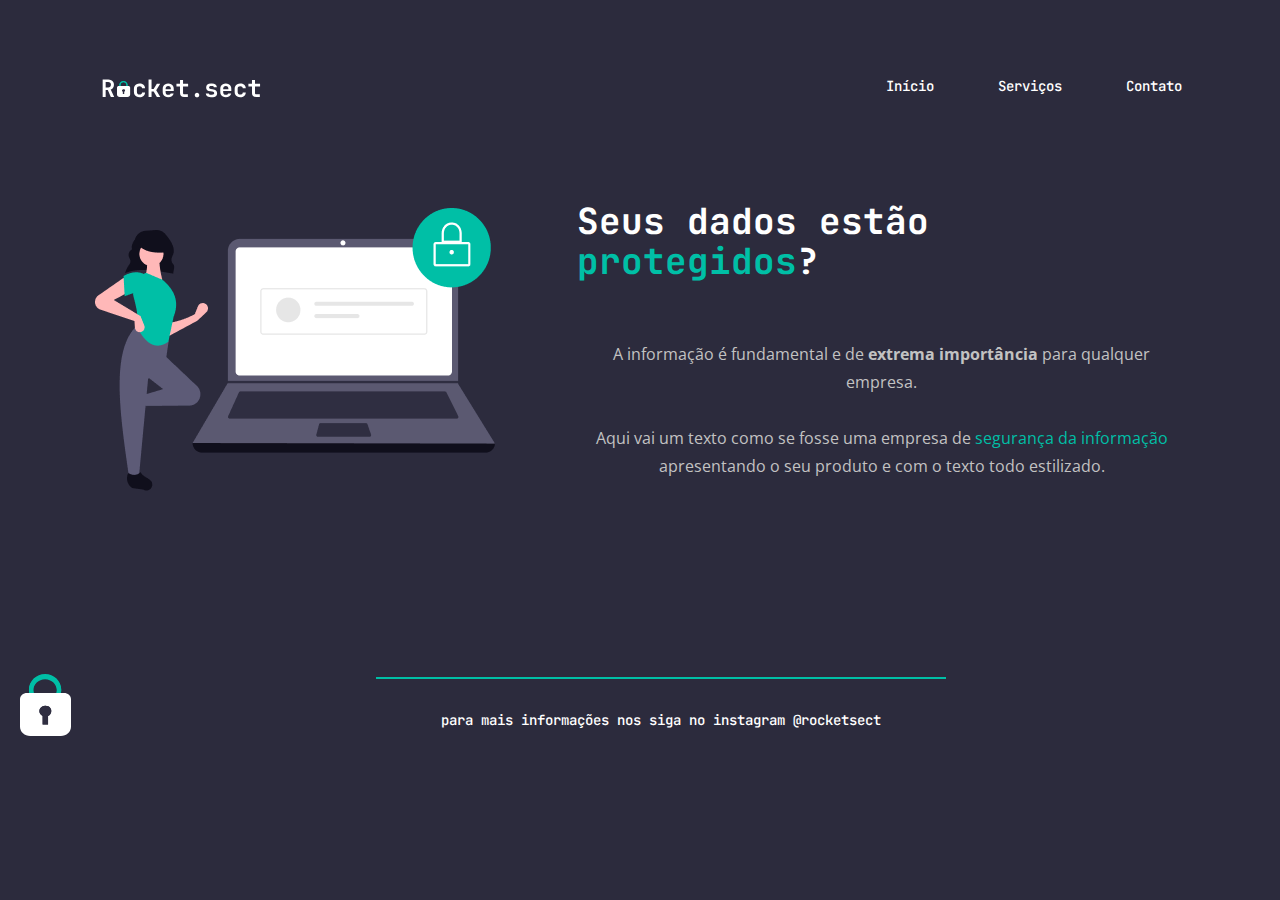
<file: Desafio01-LandingPage/index.html>
<!DOCTYPE html>
<html lang="en">

<head>
    <link rel="preconnect" href="https://fonts.googleapis.com">
    <link rel="preconnect" href="https://fonts.gstatic.com" crossorigin>
    <meta charset="UTF-8">
    <meta name="viewport" content="width=device-width, initial-scale=1.0">
    <title>Rocket.sect</title>

    <!-- CSS -->
    <link rel="stylesheet" href="./src/css/style.css">
    <!-- Fonts -->
    <link href="https://fonts.googleapis.com/css2?family=JetBrains+Mono:wght@400;700&family=Open+Sans&display=swap" rel="stylesheet">


</head>

<body>

    <nav>
        <img src="./src/images/logo.svg" alt="logomarca Rocket.sect">

        <ul>
            <li><a href="#">Início</a></li>
            <li><a href="#">Serviços</a></li>
            <li><a href="#">Contato</a></li>
        </ul>
    </nav>

    <main>
        <img src="./src/images/img1.png" alt="Pessoa ao lado de um computador com um síbolo de cadeado">

        <section>
            <h1>Seus dados estão <span>protegidos</span>?</h1>
            <p>A informação é fundamental e de <strong>extrema importância</strong> para qualquer <br> empresa. <br> <br>

                Aqui vai um texto como se fosse uma empresa de <span>segurança da informação</span> apresentando o seu produto e com o texto todo estilizado.</p> <br>
        </section>
    </main>
    
    <footer>
        <img id="lock"src="./src/images/padlock.svg" alt="Símbolo de um cadeado no canto inferior esquerdo da tela">

        <section>
            <div class="line"></div>
            <p> para mais informações nos siga no instagram <a href="https://www.instagram.com/rocketsect">@rocketsect</a></p>

        </section>
    </footer>
</body>

</html>
</file>
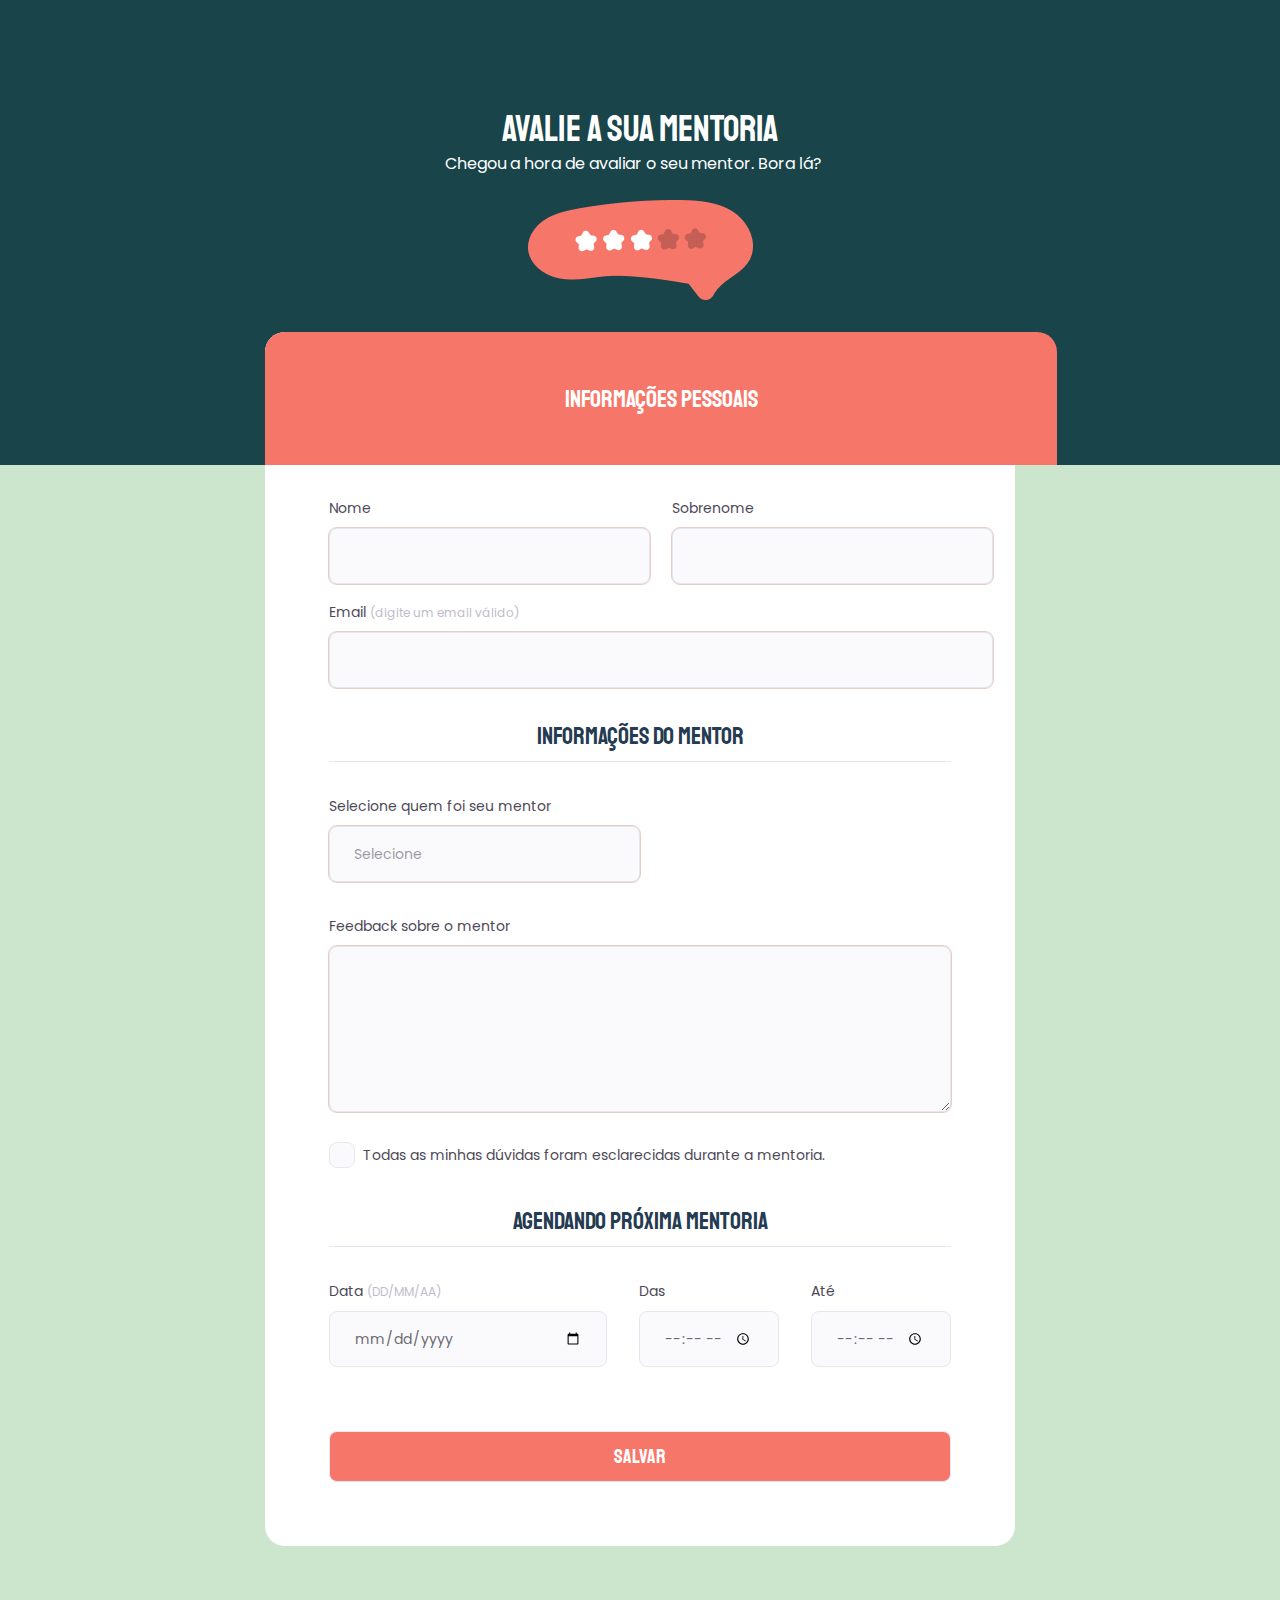
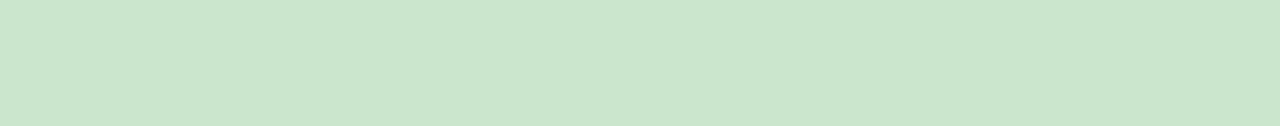
<file: Desafio02-Form/index.html>
<!DOCTYPE html>
<html lang="pr-br">
<head>

    <link rel="preconnect" href="https://fonts.googleapis.com">
    <link rel="preconnect" href="https://fonts.gstatic.com" crossorigin>

    <meta charset="UTF-8">
    <meta name="viewport" content="width=device-width, initial-scale=1.0">
    <title>Avalie sua mentoria</title>

    <link rel="stylesheet" href="./src/css/style.css">

    <link href="https://fonts.googleapis.com/css2?family=Poppins&family=Staatliches&display=swap" rel="stylesheet">


</head>

<body>
    <header>
        <h1>AVALIE A SUA MENTORIA</h1>
        <p>Chegou a hora de avaliar o seu mentor. Bora lá?</p>
        <img src="./src/images/img1.png" alt="">
    </header>
    <main>

        <form action="">

           <fieldset>
            <legend class="pink">INFORMAÇÕES PESSOAIS</legend>
            <div class="myInfo-wrapper">
                <div class="name-wrapper">
                    <div class="input-wrapper">
                        <label for="info-name">Nome</label>
                        <input type="text" id="info-name" required/>
                    </div>
                    <div class="input-wrapper">
                        <label for="info-lastname">Sobrenome</label>
                        <input type="text" id="info-lastname" required/>
                    </div>
                </div>
                <div class="email-wrapper">
                    <label for="info-email">Email <span>(digite um email válido)</span></label>
                    <input type="email" id="info-email" required/>
                </div>
            </div>
           </fieldset>

           <fieldset class="mentor-fieldset">
            <div class="">
                <legend>INFORMAÇÕES DO MENTOR</legend>
                <div class="input-wrapper">
                    <label for="mentor-name">Selecione quem foi seu mentor</label>
                    <select  id="mentor-name" required>
                        <option value=""  selected disabled hidden>Selecione</option>
                        <option value="einstein">Albert Einstein</option>
                        <option value="newton">Isaac Newton</option> 
                        <option value="darwin">Charles Darwin</option>
                        <option value="galilei">Galileo Galilei</option>
                    </select>
                </div>
                <div class="input-wrapper">
                    <label for="mentor-feedback">Feedback sobre o mentor</label>
                    <textarea name="" id="mentor-feedback" required></textarea>
                </div>
                <div class="checkbox-wrapper">
                    <input type="checkbox"/>
                    <label for="mentor-allclear">Todas as minhas dúvidas foram esclarecidas durante a mentoria.</label>
                </div>
            </div>
           </fieldset>

           <fieldset class="schedule-fieldset">
                <div>
                    <legend>Agendando próxima mentoria</legend>
                    <div class="schedule-wrapper">
                        <div class="date">
                            <label for="schedule-date">Data <span>(DD/MM/AA)</span></label>
                            <input id="schedule-date" type="date"/>
                        </div>
                        <div class="time">
                            <label for="schedule-begin">Das</label>
                            <input id="schedule-begin" type="time"/>
                        </div>
                        <div class="time">
                            <label for="schedule-end">Até</label>
                            <input id="schedule-end" type="time"/>
                        </div>
                    </div>
                </div>

           </fieldset>
           
           <div class="sendbutton">
            <input type="submit" value="SALVAR">
           </div>
           
        </form>

    </main>
    
</body>

</html>
</file>
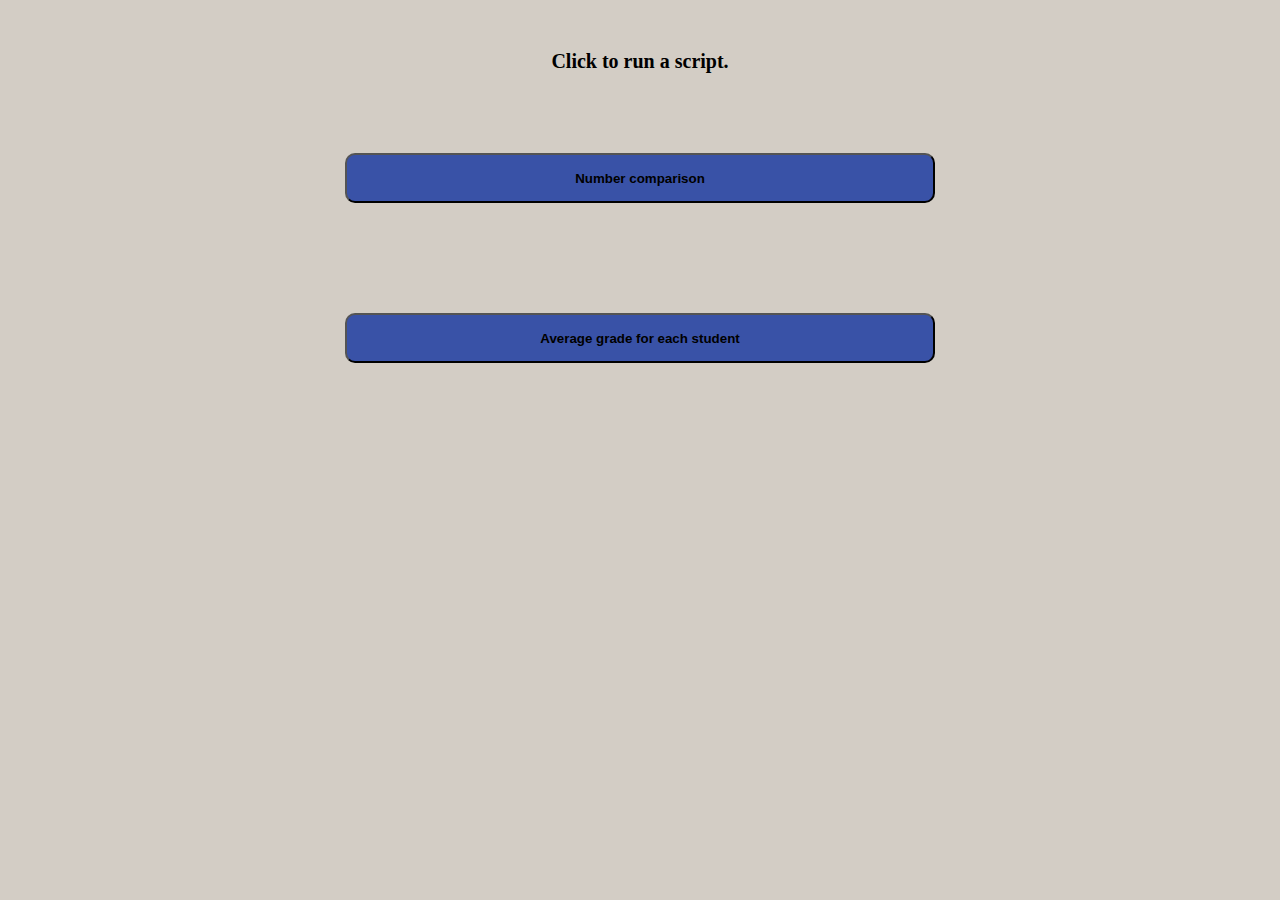
<file: Desafio04-JSCalculators/index.html>
<!DOCTYPE html>
<html lang="pt-br">

<head>

    <meta charset="UTF-8">
    <meta name="viewport" content="width=device-width, initial-scale=1.0">

    <title>Desafios JS</title>

    <link rel="stylesheet" href="./src/css/style.css">

</head>

<body>
    <h1> Click to run a script.</h1>
    <button id="desafio01">Number comparison</button>
    <button id="desafio02">Average grade for each student</button>


    <script src="./src/js/index.js"></script>
</body>

</html>
</file>
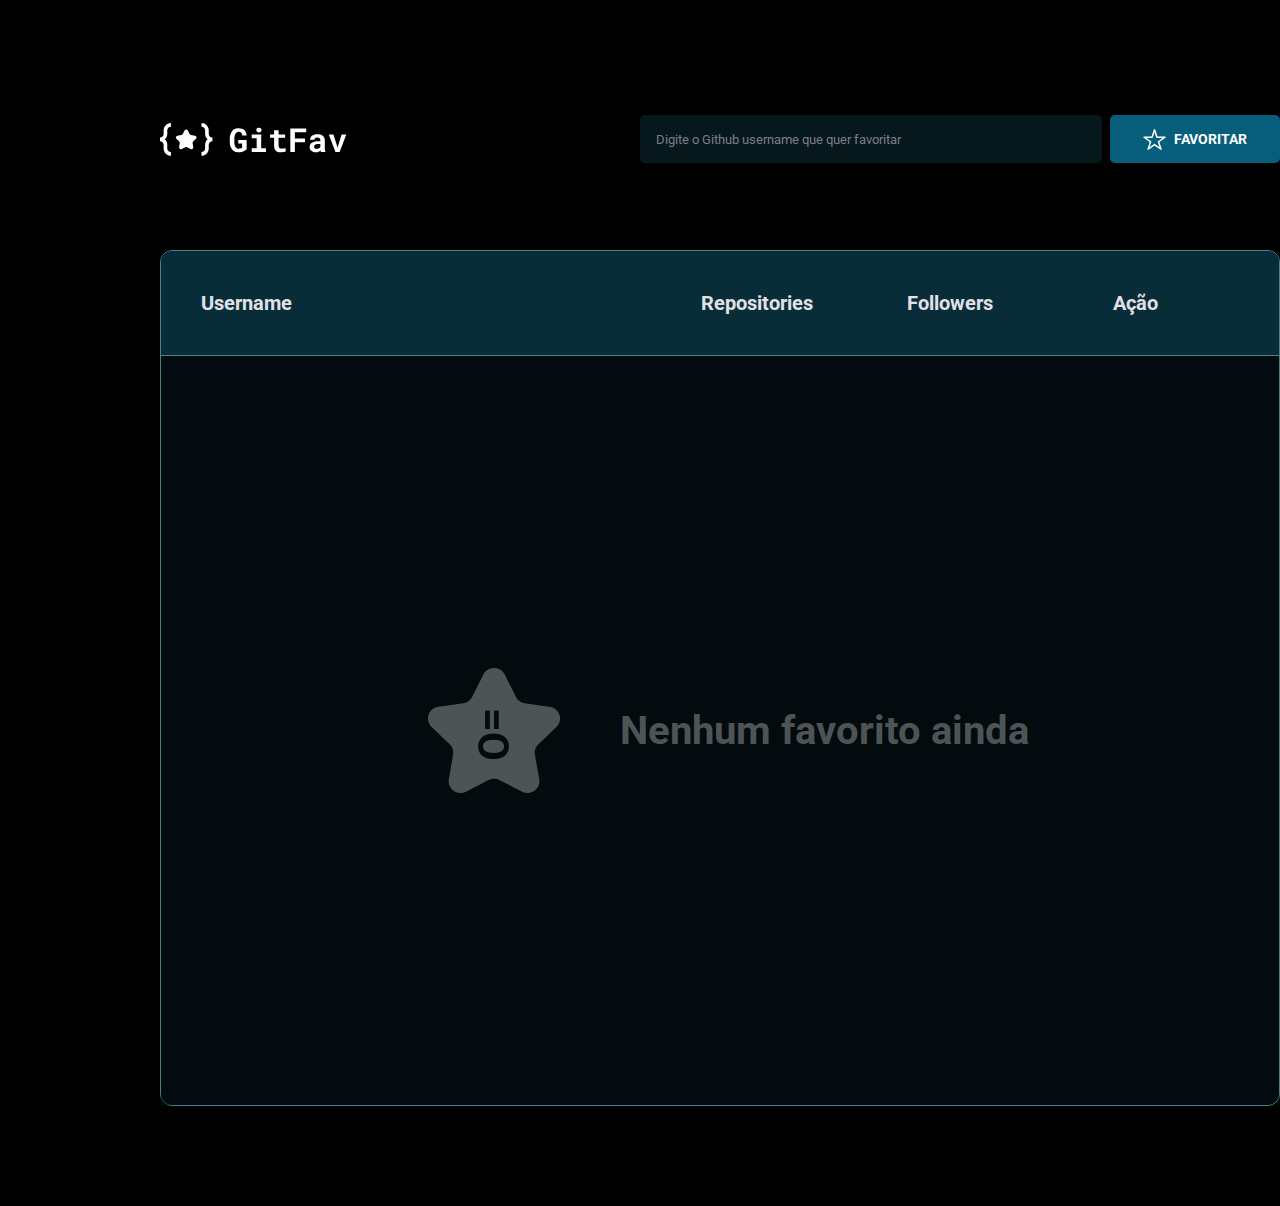
<file: Desafio07-GitFav/index.html>
<!DOCTYPE html>
<html lang="pt-br">

<head>

    <meta charset="UTF-8">
    <meta name="viewport" content="width=device-width, initial-scale=1.0">

    <link rel="preconnect" href="https://fonts.googleapis.com">
    <link rel="preconnect" href="https://fonts.gstatic.com" crossorigin>

    <title>GitFav</title>


    <link rel="stylesheet" href="./src/css/style.css">
    
    <link href="https://fonts.googleapis.com/css2?family=Roboto:wght@300;400;700&display=swap" rel="stylesheet">

    <script src="./src/js/main.js" type="module" defer></script>

</head>

<body>
    
    <div id="app">
        <header>

             <svg width="187" height="33" viewBox="0 0 187 33" fill="none" xmlns="http://www.w3.org/2000/svg">
                    <path fill-rule="evenodd" clip-rule="evenodd" d="M33.1649 18.6033C32.7221 19.031 32.5209 19.6472 32.6246 20.2516L33.2935 24.1189C33.5019 25.3228 32.5375 26.3005 31.4436 26.3005C31.1553 26.3005 30.8577 26.2323 30.5694 26.0822L27.0697 24.2562C26.7959 24.114 26.4963 24.0429 26.1956 24.0429C25.8959 24.0429 25.5962 24.114 25.3224 24.2562L21.8227 26.0822C21.5345 26.2323 21.2369 26.3005 20.9486 26.3005C19.8546 26.3005 18.8902 25.3228 19.0987 24.1189L19.7675 20.2516C19.8712 19.6472 19.67 19.031 19.2273 18.6033L16.3953 15.8648C15.2817 14.7874 15.8966 12.91 17.4354 12.6878L21.3489 12.1239C21.9607 12.036 22.4895 11.6548 22.7622 11.1047L24.5126 7.58701C24.8568 6.89472 25.5267 6.54908 26.1956 6.54908C26.8654 6.54908 27.5353 6.89472 27.8796 7.58701L29.6299 11.1047C29.9026 11.6548 30.4315 12.036 31.0433 12.1239L34.9567 12.6878C36.4956 12.91 37.1105 14.7874 35.9968 15.8648L33.1649 18.6033Z" fill="white"/>
                    <path d="M48.7556 10.9129V7.27818C48.7556 3.26088 45.4975 0 41.4791 0V3.64018C43.4869 3.64018 45.1176 5.2698 45.1176 7.27818V10.9129C45.1176 13.0992 46.1016 15.0383 47.6281 16.3726C46.1016 17.7065 45.1176 19.6428 45.1176 21.8302V25.4682C45.1176 27.4776 43.4869 29.1067 41.4774 29.1067V32.7453C45.4937 32.7453 48.7556 29.4888 48.7556 25.4682V21.8302C48.7556 19.8207 50.3863 18.1916 52.3942 18.1916V14.5515C50.3831 14.5515 48.7556 12.9218 48.7556 10.9129Z" fill="white"/>
                    <path d="M7.27873 10.9151V7.27655C7.27873 5.26708 8.90944 3.638 10.9189 3.638V0C6.90052 0 3.64018 3.25652 3.64018 7.27655L3.63855 10.9151C3.63855 12.9246 2.00947 14.5531 0 14.5531V18.1916L0.00163741 18.1933C2.01111 18.1933 3.64018 19.8223 3.64018 21.8318V25.4665C3.64018 29.4833 6.8967 32.7453 10.9167 32.7453V29.1051C8.90726 29.1051 7.27873 27.476 7.27873 25.4665V21.8318C7.27873 19.645 6.29419 17.7065 4.76826 16.3726C6.29419 15.0383 7.27873 13.1008 7.27873 10.9151Z" fill="white"/>
                    <path d="M86.6573 26.2573L86.6411 16.9967H78.2356V20.3847H82.1238L82.1076 24.644C81.9893 24.7838 81.8118 24.9182 81.5752 25.0473C81.3493 25.1656 81.0858 25.2732 80.7847 25.37C80.4835 25.4668 80.1608 25.5421 79.8167 25.5958C79.4725 25.6496 79.1229 25.6765 78.768 25.6765C78.1872 25.6657 77.6655 25.5743 77.203 25.4022C76.7513 25.2194 76.3533 24.9559 76.0092 24.6117C75.8048 24.4073 75.6166 24.1761 75.4445 23.918C75.2832 23.6491 75.138 23.3587 75.0089 23.0467C74.8045 22.509 74.6432 21.8905 74.5249 21.1914C74.4173 20.4923 74.3636 19.7179 74.3636 18.8682V15.6415C74.3636 14.9639 74.4012 14.3347 74.4765 13.7539C74.5625 13.1731 74.6808 12.646 74.8314 12.1728C75.025 11.5597 75.267 11.0273 75.5574 10.5756C75.8586 10.1238 76.192 9.75814 76.5577 9.47849C76.8374 9.27413 77.1385 9.11817 77.4612 9.01062C77.7839 8.90306 78.1173 8.84928 78.4615 8.84928C79.096 8.84928 79.6392 8.93533 80.0909 9.10742C80.5534 9.26875 80.9353 9.51613 81.2364 9.84956C81.5053 10.1507 81.715 10.5218 81.8656 10.9628C82.027 11.4038 82.1453 11.9093 82.2206 12.4793H86.6411C86.5228 11.35 86.2701 10.3336 85.8829 9.43009C85.5064 8.52661 84.9794 7.75759 84.3018 7.123C83.6242 6.49917 82.7906 6.02055 81.8011 5.68712C80.8223 5.3537 79.6715 5.18698 78.3485 5.18698C77.4881 5.18698 76.6706 5.3053 75.8962 5.54192C75.1218 5.77854 74.4066 6.1281 73.7505 6.5906C73.1912 6.99931 72.6749 7.48332 72.2017 8.04261C71.7392 8.6019 71.3305 9.23111 70.9755 9.93023C70.5991 10.7154 70.3087 11.592 70.1043 12.56C69.9 13.5172 69.7978 14.5552 69.7978 15.6737V18.8682C69.7978 20.0405 69.9 21.1269 70.1043 22.1271C70.3194 23.1274 70.6313 24.0255 71.0401 24.8214C71.395 25.5421 71.8252 26.182 72.3307 26.7413C72.847 27.3006 73.4171 27.7739 74.0409 28.1611C74.6755 28.5375 75.3692 28.8225 76.1221 29.0161C76.8857 29.2205 77.6978 29.3227 78.5583 29.3227C79.5478 29.3227 80.4728 29.2312 81.3332 29.0484C82.1937 28.8656 82.9734 28.6236 83.6726 28.3224C84.3609 28.032 84.9579 27.7039 85.4634 27.3383C85.9689 26.9726 86.3669 26.6122 86.6573 26.2573Z" fill="white"/>
                    <path d="M91.707 11.5436V15.2059H96.6762V25.3538H91.707V29H105.937V25.3538H101.21V11.5436H91.707ZM96.3535 7.0746C96.3535 7.41878 96.4126 7.74145 96.531 8.04261C96.66 8.33301 96.8375 8.58039 97.0634 8.78475C97.2892 8.99986 97.5581 9.16658 97.87 9.28489C98.1927 9.4032 98.5476 9.46236 98.9348 9.46236C99.7308 9.46236 100.36 9.24187 100.822 8.80088C101.296 8.34915 101.532 7.77372 101.532 7.0746C101.532 6.37548 101.296 5.80543 100.822 5.36445C100.36 4.91271 99.7308 4.68685 98.9348 4.68685C98.5476 4.68685 98.1927 4.746 97.87 4.86431C97.5581 4.98263 97.2892 5.14396 97.0634 5.34832C96.8375 5.56343 96.66 5.82157 96.531 6.12273C96.4126 6.41313 96.3535 6.73042 96.3535 7.0746Z" fill="white"/>
                    <path d="M118.585 7.2682H114.1V11.5436H110.115V14.8509H114.1V22.7886C114.1 23.9395 114.251 24.929 114.552 25.7572C114.853 26.5746 115.283 27.2468 115.843 27.7739C116.391 28.3116 117.053 28.7096 117.827 28.9677C118.612 29.2151 119.484 29.3388 120.441 29.3388C120.936 29.3388 121.436 29.3119 121.941 29.2581C122.457 29.2151 122.952 29.1506 123.425 29.0645C123.899 28.9785 124.345 28.8709 124.765 28.7419C125.184 28.602 125.55 28.4407 125.862 28.2579L125.426 25.1764C125.222 25.2301 124.974 25.2839 124.684 25.3377C124.404 25.3915 124.103 25.4399 123.78 25.4829C123.447 25.5367 123.097 25.5797 122.732 25.612C122.377 25.6442 122.027 25.6604 121.683 25.6604C121.21 25.6604 120.78 25.6066 120.392 25.499C120.016 25.3915 119.693 25.2086 119.424 24.9505C119.155 24.7031 118.946 24.3697 118.795 23.9502C118.655 23.52 118.585 22.9876 118.585 22.353V14.8509H125.103V11.5436H118.585V7.2682Z" fill="white"/>
                    <path d="M144.948 19.2715V15.5931H134.88V9.20422H146.206V5.50965H130.331V29H134.88V19.2715H144.948Z" fill="white"/>
                    <path d="M160.952 29H165.502V28.7257C165.276 28.2847 165.104 27.7577 164.985 27.1446C164.867 26.5316 164.808 25.7572 164.808 24.8214V17.3355C164.808 16.3245 164.62 15.4371 164.243 14.6735C163.867 13.8991 163.345 13.2591 162.678 12.7536C162.011 12.2481 161.221 11.8662 160.307 11.6081C159.403 11.35 158.424 11.2209 157.37 11.2209C156.198 11.2209 155.155 11.3715 154.24 11.6726C153.337 11.963 152.573 12.361 151.949 12.8665C151.315 13.372 150.831 13.9582 150.497 14.6251C150.175 15.2919 150.013 15.9964 150.013 16.7386H154.499C154.499 16.4266 154.542 16.1416 154.628 15.8835C154.724 15.6253 154.87 15.4049 155.063 15.222C155.278 15.0177 155.558 14.8617 155.902 14.7541C156.246 14.6358 156.655 14.5767 157.128 14.5767C157.666 14.5767 158.134 14.6466 158.532 14.7864C158.941 14.9155 159.279 15.1037 159.548 15.3511C159.806 15.5877 160 15.8727 160.129 16.2062C160.258 16.5288 160.323 16.8945 160.323 17.3032V18.3358H157.822C156.531 18.3358 155.386 18.4541 154.386 18.6907C153.396 18.9166 152.563 19.25 151.885 19.691C151.132 20.175 150.567 20.7934 150.191 21.5463C149.814 22.2885 149.626 23.1435 149.626 24.1116C149.626 24.8645 149.777 25.5636 150.078 26.2089C150.379 26.8435 150.799 27.392 151.336 27.8545C151.874 28.317 152.514 28.6773 153.256 28.9355C154.009 29.1936 154.832 29.3227 155.725 29.3227C156.273 29.3227 156.784 29.2689 157.257 29.1613C157.731 29.0645 158.166 28.9247 158.564 28.7419C158.951 28.5698 159.306 28.3654 159.629 28.1288C159.952 27.8922 160.237 27.6394 160.484 27.3705C160.538 27.6824 160.602 27.9782 160.678 28.2579C160.753 28.5375 160.844 28.7849 160.952 29ZM156.677 25.854C156.257 25.854 155.886 25.8056 155.563 25.7088C155.251 25.6012 154.988 25.4614 154.773 25.2893C154.558 25.1065 154.391 24.886 154.273 24.6278C154.165 24.3589 154.111 24.0685 154.111 23.7566C154.111 23.3587 154.187 22.993 154.337 22.6595C154.488 22.3154 154.719 22.0196 155.031 21.7722C155.343 21.5356 155.746 21.3527 156.241 21.2237C156.736 21.0838 157.333 21.0139 158.032 21.0139H160.323V24.0148C160.194 24.2406 160.016 24.4665 159.79 24.6924C159.564 24.9075 159.296 25.1011 158.984 25.2732C158.672 25.4453 158.322 25.5851 157.935 25.6926C157.548 25.8002 157.128 25.854 156.677 25.854Z" fill="white"/>
                    <path d="M175.44 29H179.651L186.282 11.5436H181.603L177.779 23.8534L177.537 25.0796L177.295 23.8534L173.455 11.5436H168.777L175.44 29Z" fill="white"/>
             </svg>
          
            <div class="search">
                <label for="searchInput" class="sr-only" >Digite o Github username que quer favoritar</label>
                <input id="searchInput" type="text" placeholder="Digite o Github username que quer favoritar">
                <button>  
                    <svg width="23" height="21" viewBox="0 0 23 21" fill="none" xmlns="http://www.w3.org/2000/svg">
                        <path fill-rule="evenodd" clip-rule="evenodd" d="M11.5315 0C11.8564 0 12.1444 0.209195 12.2448 0.518185L14.5139 7.5H22.0315C22.3602 7.5 22.6506 7.71402 22.7479 8.02798C22.8452 8.34193 22.7268 8.68266 22.4557 8.86855L16.3611 13.0477L18.7109 20.0102C18.8153 20.3193 18.7077 20.6605 18.4449 20.854C18.1822 21.0474 17.8244 21.0488 17.5602 20.8573L11.5315 16.4887L5.50288 20.8573C5.23865 21.0488 4.88093 21.0474 4.61815 20.854C4.35537 20.6605 4.24783 20.3193 4.35218 20.0102L6.70201 13.0477L0.607404 8.86855C0.336325 8.68266 0.217864 8.34193 0.315167 8.02798C0.41247 7.71402 0.702861 7.5 1.03155 7.5H8.54918L10.8183 0.518185C10.9187 0.209195 11.2066 0 11.5315 0ZM11.5315 3.17651L9.80732 8.48181C9.7069 8.7908 9.41895 9 9.09405 9H3.45149L8.0182 12.1315C8.29499 12.3213 8.41199 12.6718 8.30467 12.9898L6.52442 18.2646L11.0915 14.9552C11.354 14.7649 11.7091 14.7649 11.9716 14.9552L16.5387 18.2646L14.7584 12.9898C14.6511 12.6718 14.7681 12.3213 15.0449 12.1315L19.6116 9H13.969C13.6441 9 13.3562 8.7908 13.2558 8.48181L11.5315 3.17651Z" fill="white"/>
                    </svg>  
                    <p>
                        FAVORITAR
                    </p>
            </button>
            </div>
        </header>


        
      <main >
        <table>
            <thead>
                <th>Username</th>
                <th>Repositories</th>
                <th>Followers</th>
                <th>Ação</th>
            </thead> 

            <tbody>
                
               <!-- Built with JS -->

            </tbody>
         
        </table>
      </main>
    
    </div>
      
</body>

</html>
</file>
<file: Desafio01-LandingPage/src/css/style.css>
*{
    margin:0;
    padding:0;
}

body{
    background-color:#2C2B3D;
    display:flex;
    flex-direction:column;
    align-items:center;
}

span{
    color: #00BFA6;
}

nav{
    display:flex;
    justify-content: space-between;
    align-items:center;
    width: 1083px;
    height: 30px;
    margin:71px auto 101px;
}
nav ul{
    display:flex;
    justify-content: space-between;
    align-items:center;
    gap:64px;
    
}
nav ul li{
    display:flex;
    justify-content: space-between;
    align-items:center;
}
nav ul li a{
    text-decoration: none;
    font-family: 'JetBrains Mono';
    font-style: normal;
    font-weight: 500;
    font-size: 14px;
    line-height: 28px;
    color: #FFFFFF;
}
nav ul li a:hover{
    font-weight:bold;
    cursor: pointer;
}

main{
    width: 1092px;
    height: 283px;
    margin: 0 auto;
    padding:6px;
    gap:82px;
    display:flex;
    align-items:center;
    
}
main section{
    display:flex;
    flex-direction: column;
    align-items:center;
    width:614px;

}
main section h1{
    font-family: 'JetBrains Mono';
    font-style: normal;
    font-weight: 700;
    font-size: 36px;
    line-height: 40px;
    color:white;
    margin: 0 auto 59px;
}
main section p{
  
    text-align: center;
    color:#C2C2C2;
    font-family: 'Open Sans';
    font-style: normal;
    font-weight: 400;
    font-size: 16px;
    line-height: 28px;
    width:604px;
}

footer {
    display: flex;
    gap: 285px;
    justify-content: flex-start;
    align-items:center;
    margin-top:157px;
    width:100vw;
}
    
footer section{
    display: flex;
    flex-direction: column;
    align-items: center;
    color:#FFFFFF;
    font-family: 'JetBrains Mono';
    font-style: normal;
    font-weight: 500;
    font-size: 14px;
    line-height: 28px;
}
.line {
    width: 568px;
    border: 1px solid #00BFA6;
    margin-bottom:27px;
}
footer a{
    text-decoration: none;
    font-family: 'JetBrains Mono';
    font-style: normal;
    font-weight: 500;
    font-size: 14px;
    line-height: 28px;
    color: #FFFFFF;
}
footer a:hover{
    font-weight:bold;
    cursor: pointer;
}
#lock{
   margin:20px;
}
</file>
<file: Desafio02-Form/src/css/style.css>
*{
    margin: 0;
    padding: 0;
    box-sizing: border-box;
}

body{
    background: #cbe6cd;
    display:flex;
    flex-direction: column;
    align-items: center;

    font-family: 'Poppins';
    font-style: normal;
    font-weight: 400;
    font-size: 14px;
    line-height: 24px;

    color: #4E4958;
    padding-bottom:180px;
}
body::before{
    content: "";
    width: 100%;
    background-color:#18444A;
    height:465px;
    position:absolute;
    left: 0;
    top: 0;
    z-index: -1;
}

header{
    height: 332px;
    display:flex;
    flex-direction: column;
    align-items: center;
    justify-items: center;
    margin:0 auto;
    padding-top: 107px;;

}

header h1{
    font-family: 'Staatliches';
    font-style: normal;
    font-weight: 400;
    font-size: 36px;
    line-height: 45px;
    color: #ffffff;
}
header p{
    font-family: 'Poppins';
    font-style: normal;
    font-weight: 400;
    font-size: 16px;
    line-height: 24px;
    height: 46px;
    width: 391px;
    margin-bottom: 2px;
    color: #FFFFFF;

}

form{
    width: 750px;
    min-height: 300px;
    background-color:white;
    border-radius: 20px 20px 20px 20px;
    
}
form .pink{
    height: 133px;
    width:100%;

    background-color: #f67669;
    overflow-block : hidden;
    border-radius: 20px 20px 0 0;

    display:flex;
    align-items: center;
    justify-content: center;

    font-family: 'Staatliches';
    font-style: normal;
    font-weight: 400;
    font-size: 24px;
    line-height: 34px;
    color: #FFFFFF;
    margin-bottom: 0;
    border: 0px;
    padding: 0;

}

fieldset{
    border: none;
}

.name-wrapper{
    display:flex;
    gap:22px;
    padding: 31px 64px 0;
    padding-bottom:16px;
}
.input-wrapper{
    display:flex;
    flex-direction:column;
    width:100%;
    gap:8px;
}
input{
    background: #FAFAFC;
    border: 1px solid #E6E6F0;
    border-radius: 8px;
    height:56px;

    font-family: 'Poppins';
    font-style: normal;
    font-weight: 400;
    font-size: 14px;
    line-height: 24px;

    padding:0 24px;
    color: #6c6a71;

}

.email-wrapper{
    gap:8px;
    display:flex;
    flex-direction:column;
    width:100%;
    padding:0 64px 31px;
}

span{
    color: #C1BCCC;
    font-size: 12px;
    line-height: 20px;
}
span:hover{
    color: #6d6b74;
}

select{
    font-family: 'Poppins';
    font-style: normal;
    font-weight: 400;
    font-size: 14px;
    line-height: 24px;

    background: #FAFAFC;
    border: 1px solid #E6E6F0;
    border-radius: 8px;
    height:56px;

    appearance: none;
    padding:0 24px;
    width: 50%;

    margin-bottom: 32px;
}

.mentor-fieldset,.schedule-fieldset {
    padding:0 64px;
    margin:0 auto;
    display:flex;
    flex-direction: column;
    justify-content: center;
    align-items: left;

}
legend{
    font-family: 'Staatliches';
    font-style: normal;
    font-weight: 400;
    font-size: 24px;
    line-height: 34px;
    color: #253B51;

    display:flex;
    justify-content: center;
    align-items: center;
    border-bottom: 1px solid #E6E6F0;
    padding-bottom: 8px;
    margin:0 auto 32px;
}

textarea{
    background: #FAFAFC;
    border: 1px solid #E6E6F0;
    border-radius: 8px;
    height:56px;

    font-family: 'Poppins';
    font-style: normal;
    font-weight: 400;
    font-size: 14px;
    line-height: 24px;

    padding:14px 24px;
    color: #6c6a71;
    
    min-height:166px;
    margin-bottom: 30px;
}

.checkbox-wrapper{
    position: relative;
    margin-bottom:36px;
}
.checkbox-wrapper label::before{
    content:"";
    width:24px; 
    height:24px;
    background: #FAFAFC;
    border: 1px solid #E6E6F0;
    border-radius: 8px;
    display:block;
}
.checkbox-wrapper label{
    display:flex;
    align-items:center;
    gap: 8px;
}
.checkbox-wrapper input{
    position:absolute;
    width:24px;
    height:24px;
    opacity:0;
}
.checkbox-wrapper input:checked +label::before{
    background-image: url("data:image/svg+xml,%3Csvg width='18' height='14' viewBox='0 0 18 14' fill='none' xmlns='http://www.w3.org/2000/svg'%3E%3Cpath d='M6 11.17L1.83 7L0.410004 8.41L6 14L18 2L16.59 0.589996L6 11.17Z' fill='%2342D3FF'/%3E%3C/svg%3E%0A");
    background-repeat: no-repeat;
    background-position:center;


}
.checkbox-wrapper input:focus+label::before{
    border: 1px solid #203822;
    opacity:1;
}

.schedule-wrapper{
    gap: 32px;
    display:flex;
    align-items: center;
    justify-content:center;
}
.schedule-wrapper div{
    display:flex;
    flex-direction: column;
    gap:8px;
}
.schedule-wrapper input{
    appearance:none;

}
.date{
    width:100%;
}
.time input{
    width:140px;
}

.sendbutton input{
    width: 622px;
    height: 51px;
    left: 409px;
    top: 1423px;

    background: #F67669;
    border-radius: 8px;

    font-family: 'Staatliches';
    font-style: normal;
    font-weight: 400;
    font-size: 20px;
    line-height: 26px;
    color: #FFFFFF;

    margin:64px;


}

.sendbutton input:hover{
    background: #c95346;
}



select:invalid{
    color: #4e49588f;
}

select:invalid:hover{
   color: #4e4958;
}



input:invalid,textarea:invalid,select:invalid{
    outline: 1px #a8493846 solid;
    }
input:focus, textarea:focus, select:focus{
    outline: 2px solid #203822;
}
</file>
<file: Desafio04-JSCalculators/src/css/style.css>
*{
    margin:0;
    padding:0;
    box-sizing: border-box;
}

:root{
    font-size: 62.5%;
}

body{
    display: flex;
    flex-direction: column;
    align-items: center;
    justify-content: center;
    height: 100%;
    padding:5rem;
    gap:5rem;
    background-color:rgb(211, 205, 197)
}


button{
    width:50%;
    height:5rem;
    background-color: rgb(57, 82, 167);
    border-radius: 1rem;;
    font-weight: bold;
    margin:3rem;
}

button:hover{
    cursor: pointer;
    background-color: rgba(31, 48, 104, 0.548);
    scale: 1.1;


}
</file>
<file: Desafio07-GitFav/src/css/style.css>
*{
    margin:0;
    padding:0;
    box-sizing: border-box;
}

.sr-only{
    position: absolute;
    width: 1px;
    height: 1px; 
    padding: 0;
    margin: -1px;
    overflow: hidden;
    clip: rect(0,0,0,0);
    white-space: nowrap;
    border-width: 0;
}

:root{
    font-size: 62.5%;;
}

body{
    font-family: 'roboto',sans-serif;
    background-color: #000000;
    padding: 0 16rem;
    padding-bottom:10rem;
}

header{
    display: flex;
    align-items: center;
    justify-content: space-between;
    width: 100%;

    margin-top: 11.5rem;
    margin-bottom: 8.7rem;
    min-width: 112rem;

}


header .search{
    display: flex;
    align-items: center;
    justify-content: center;
    gap:.8rem;
}
header .search input{
    width: 46.2rem;
    height: 4.8rem;

    font-family: 'roboto',sans-serif;
    
    color: #E1E1E6 ;

    display: flex;
    align-items: center;
    padding: 1.6rem;

    background-color:#06181C;
    border:none;
    border-radius: .5rem;
}
header .search input::placeholder{
    color: #7C7C8A;
}
header .search input:focus{
    outline: 1px solid #065E7C;
}

header .search button{
    width: 17rem;
    height: 4.8rem;

    font-family: 'roboto',sans-serif;
    color:#FFFFFF;
    font-weight: 700;
    font-size: 1.4rem;
    line-height: 2.4rem;

    display: flex;
    flex-direction: row;
    justify-content: center;
    align-items: center;
    padding: 1.2rem 3.2rem;
    gap: .8rem;

    background-color:#065E7C;
    border:none;
    border-radius: .5rem;
}
header .search button:hover{
    background-color: #FFFFFF;
    color:#065E7C;
    cursor: pointer;
}
header .search button:hover svg path{
    fill:#065E7C;
}

main{
    width: 100%;
    border: 1px solid #4A808C;
    border-radius: 1.2rem;
    min-width: 112rem;

  

}

table{
    width: 100%;
    font-weight: 700;
    font-size: 2.0rem;
    line-height: 160%;
    color: #E1E1E6;
    border-collapse: collapse;
  
}

table tr{
    height: 10.4rem;

    display: flex;

    align-items: center;
    justify-content: space-between;
    
}
table tr:nth-child(odd) td{
    background: rgba(6, 22, 27, 0.5);
    border-top: 1px solid #4A808C;

}
table tr:nth-child(even) td{
    background: #06181C;
    border-top: 1px solid #4A808C;

}

thead {   
    color: #E1E1E6; 
    font-weight: 700;
    font-size: 2.0rem;
    line-height: 160%;

    height: 6.4rem;
    text-align: left;
    
    
}
thead th{
    background: #092D38;
    width: 100%;
    height: 100%;
    padding: 2.4rem 2.4rem 2.4rem 4.0rem;
    display: flex;
    justify-content: left;
    align-items: center;

}

thead th:first-child{
    border-radius: 1.2rem 0 0 0;
    min-width: 50rem;

}
thead th:last-child{
    border-radius: 0 1.2rem 0 0 ;
}

tbody tr td{
    padding: 2.4rem 2.4rem 2.4rem 4.0rem;
    text-align: left;

    height: 100%;
    width: 100%;

    display: flex;
    flex-direction: column;
    justify-content: center;

   
}
tbody tr td.user{
    display: flex;
    flex-direction: row;
    gap:1.6rem;
    align-items: center;
    justify-content: left;
    min-width: 50rem;
}
tbody tr td img{
    width: 5.6rem;
    height: 5.6rem;
    border-radius: 50%;
    object-fit: cover;
}
tbody tr td button{
    background-color: transparent;
    border: none;
    color: #F75A68;
    font-weight: 700;
    font-size: 2.0rem;
    line-height: 160%;
    text-align: left;
}
tbody tr td button:hover{
    cursor: pointer;
}
tbody tr td a{
    text-decoration: none;
    color: #E1E1E6; 
    font-weight: 700;
    font-size: 2.0rem;
    line-height: 160%;

    display: flex;
    flex-direction: column;
    justify-content: space-around;
    align-items: left;
   


}
tbody tr td a span{
    font-weight: 400;
}


tbody tr:last-child td:first-child{
    border-radius: 0 0 0 1.2rem;
}
tbody tr:last-child td:last-child{
    border-radius: 0 0 1.2rem 0;
}

tr.noUser td img{
    width: 13.2rem;
    height: 12.5rem;
    border-radius: 0;

}
tr.noUser {
    width: 100%;
    height: 75rem;
   
    
}
tr.noUser td{
    display:flex;
    flex-direction: row;
    justify-content: center;
    align-items: center;
    gap:6rem;

    font-weight: 700;
    font-size: 4.0rem;
    line-height: 4rem;
    color: #4E5455;
}
</file>
